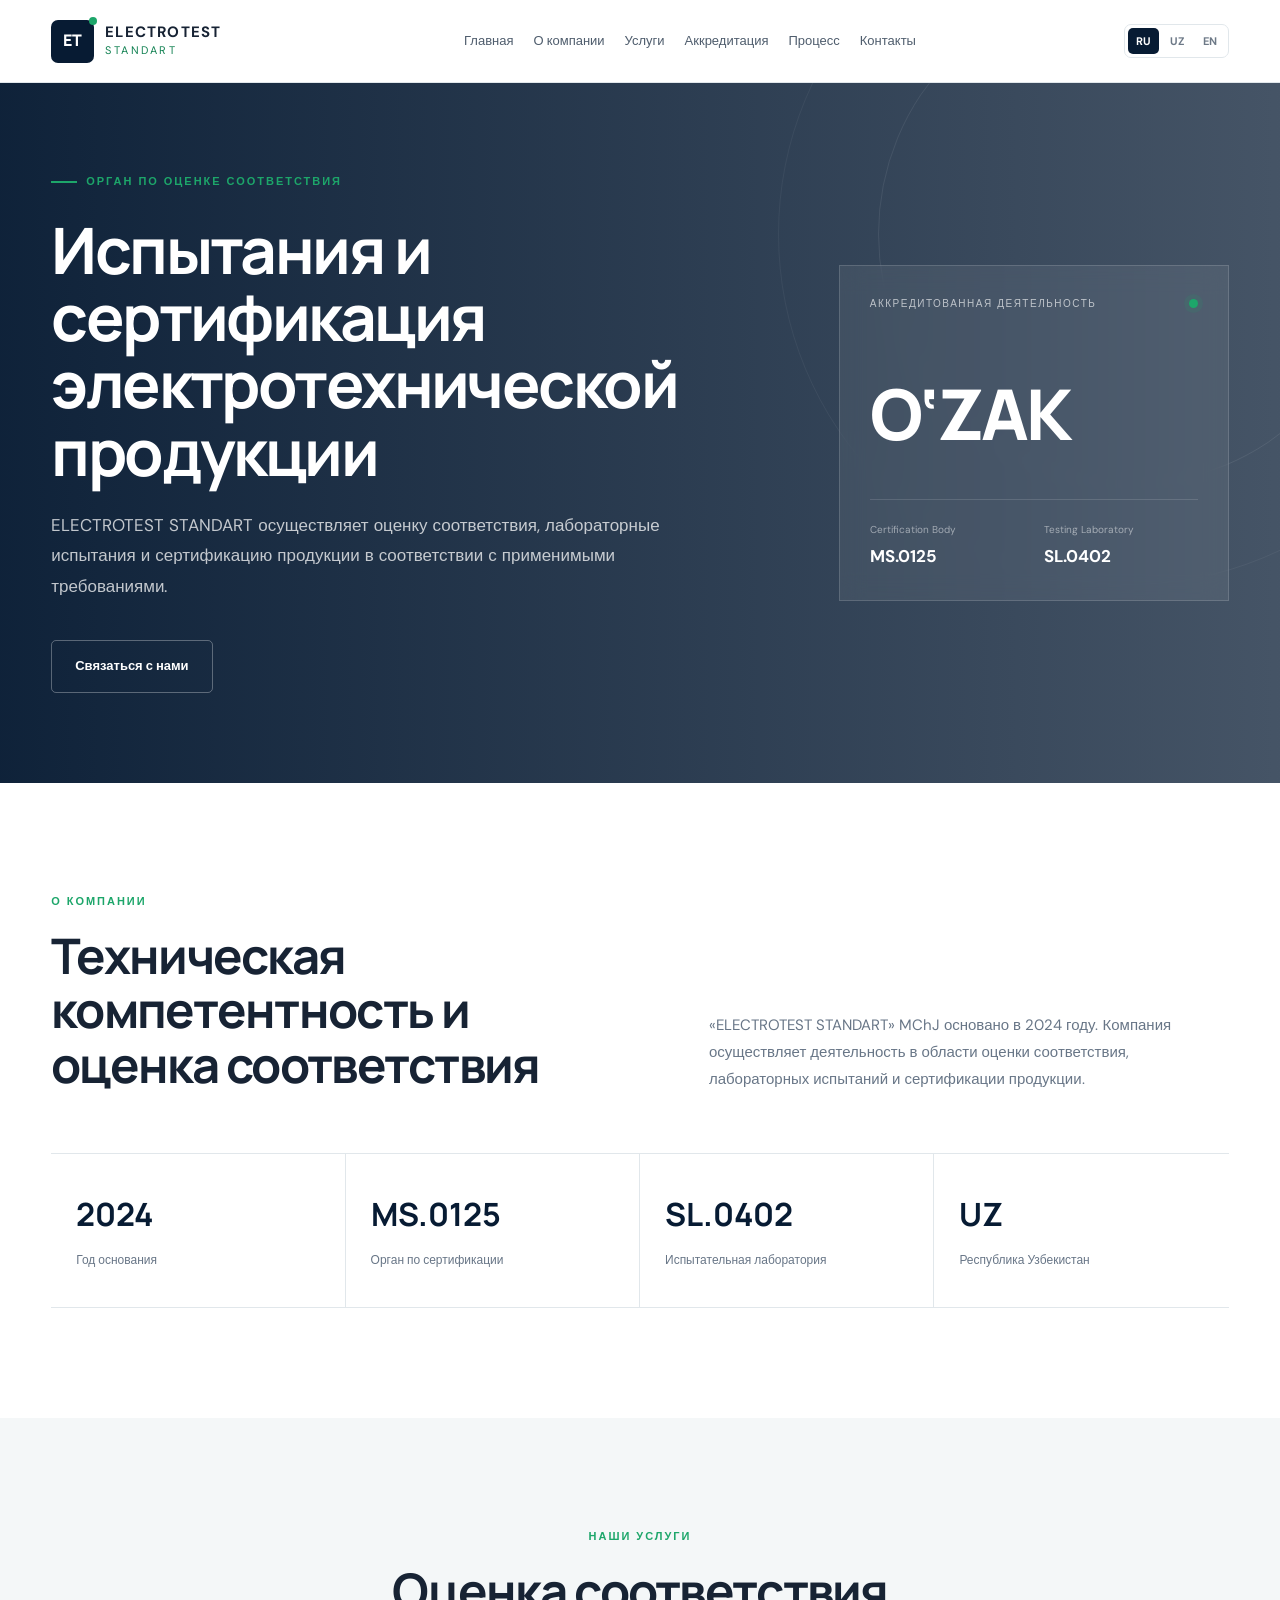
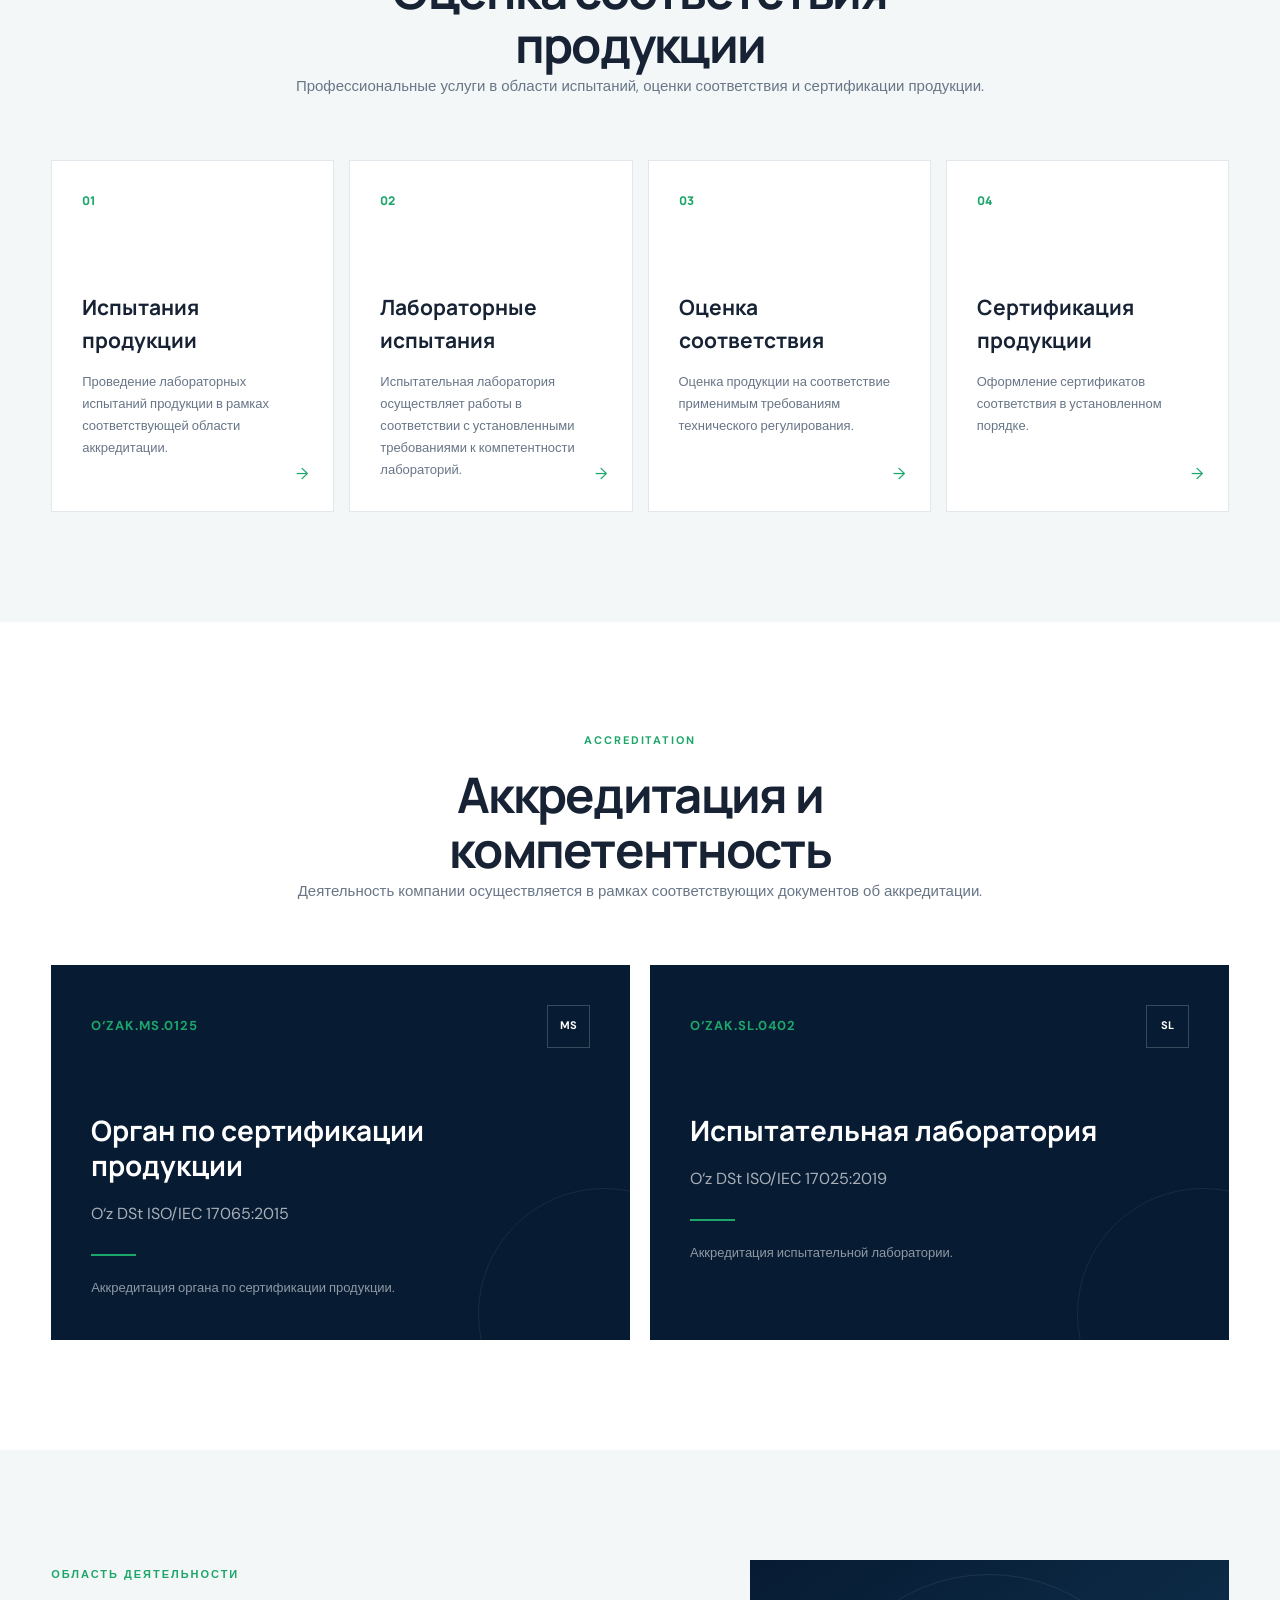
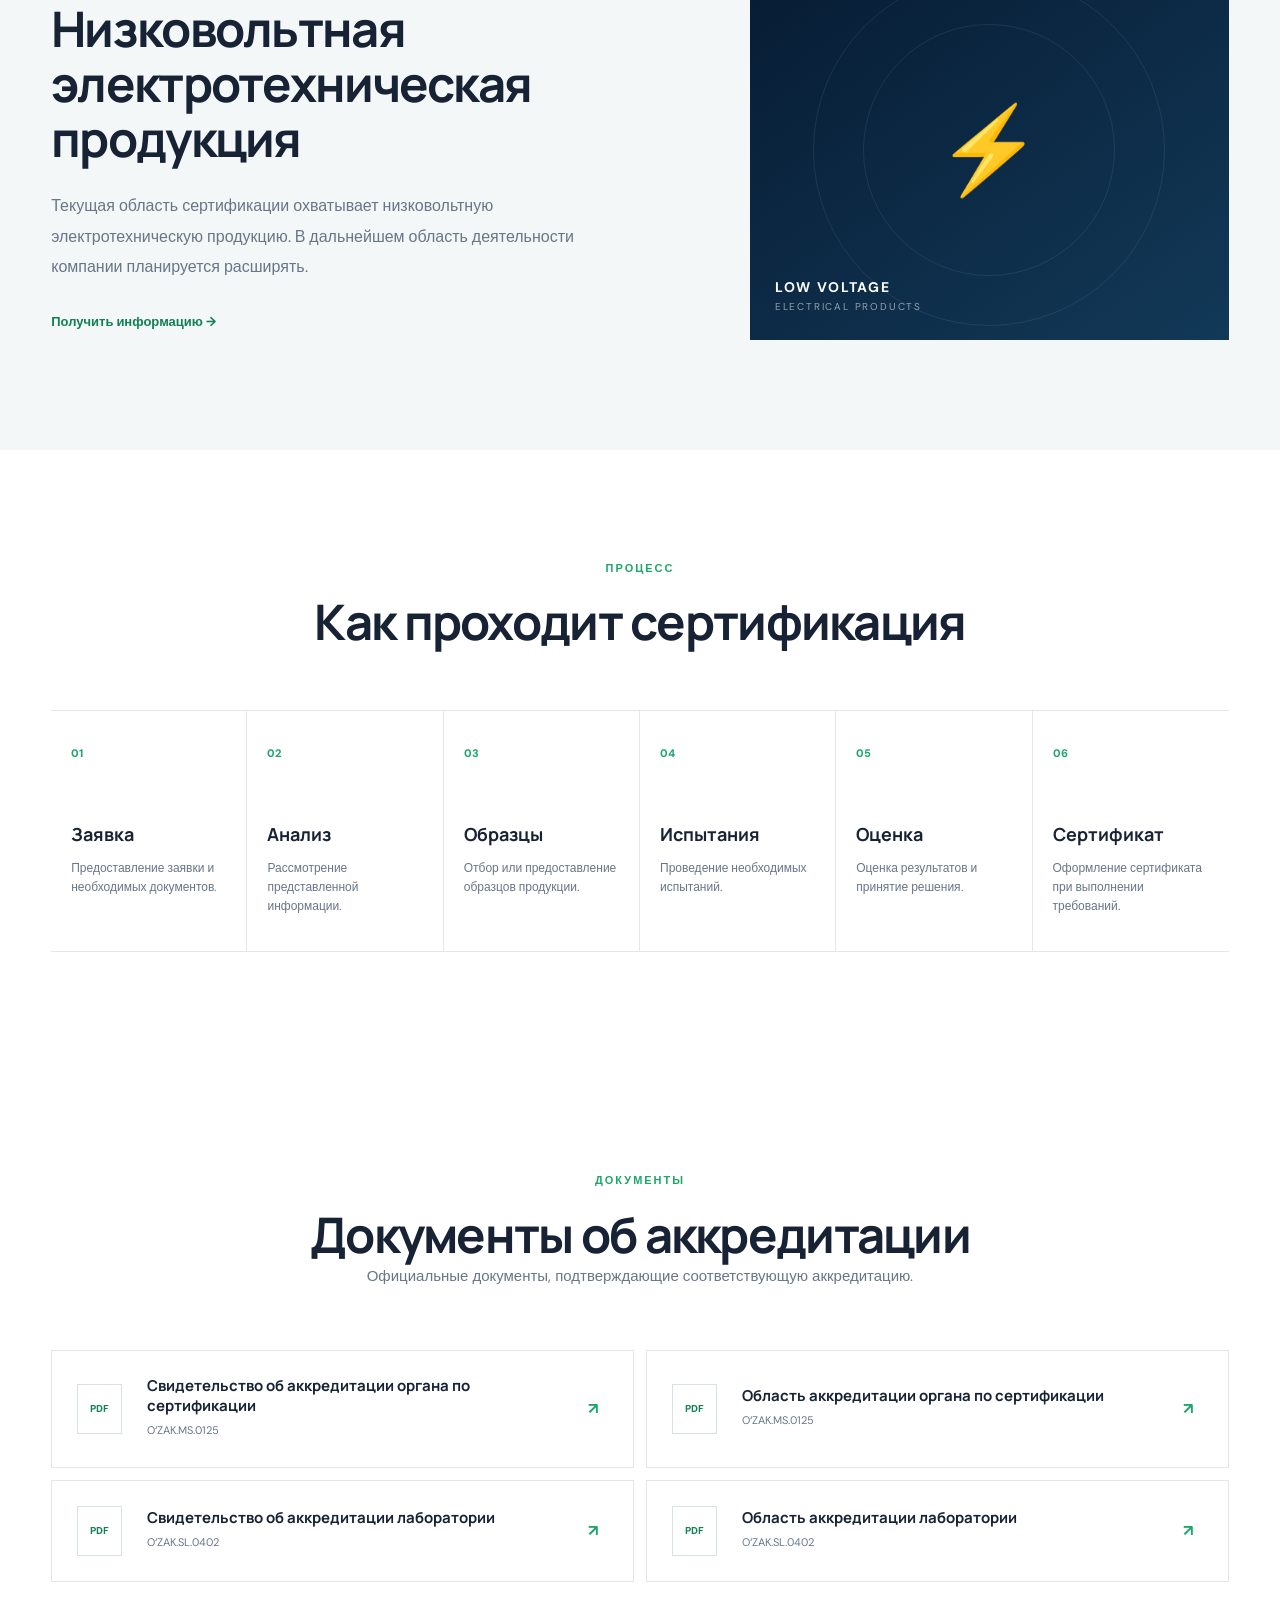
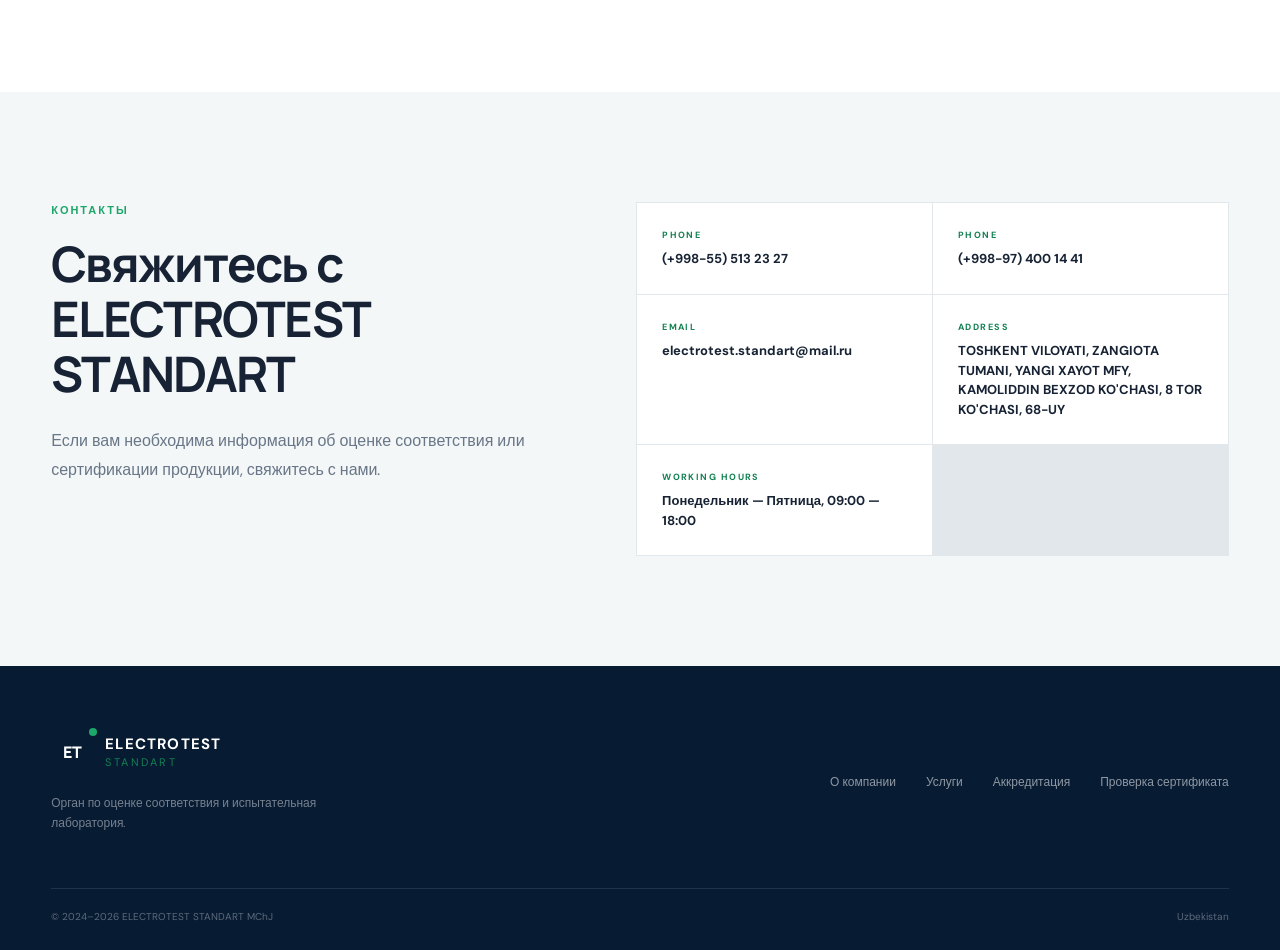
<file: main.html>
<!DOCTYPE html>
<html lang="ru">
<head>
    <meta charset="UTF-8">
    <meta name="viewport" content="width=device-width, initial-scale=1.0">

    <title>ELECTROTEST STANDART — Conformity Assessment</title>

    <link rel="preconnect" href="https://fonts.googleapis.com">
    <link rel="preconnect" href="https://fonts.gstatic.com" crossorigin>
    <link href="https://fonts.googleapis.com/css2?family=DM+Sans:wght@400;500;600;700&family=Manrope:wght@600;700;800&display=swap" rel="stylesheet">

    <link rel="stylesheet" href="main.css">
</head>

<body>

<!-- ================= HEADER ================= -->

<header class="header">

    <div class="container nav">

        <a href="#home" class="logo">
            <span class="logo-mark">ET</span>

            <span class="logo-text">
                <strong>ELECTROTEST</strong>
                <small>STANDART</small>
            </span>
        </a>

        <nav class="menu">
            <a href="#home" data-i18n="nav.home">Главная</a>
            <a href="#about" data-i18n="nav.about">О компании</a>
            <a href="#services" data-i18n="nav.services">Услуги</a>
            <a href="#accreditation" data-i18n="nav.accreditation">Аккредитация</a>
            <a href="#process" data-i18n="nav.process">Процесс</a>
    
            <a href="#contacts" data-i18n="nav.contacts">Контакты</a>
        </nav>

        <div class="language">
            <button class="lang-btn active" data-lang="ru">RU</button>
            <button class="lang-btn" data-lang="uz">UZ</button>
            <button class="lang-btn" data-lang="en">EN</button>
        </div>

        <button class="mobile-menu-btn" id="mobileMenu">
            ☰
        </button>

    </div>

</header>


<!-- ================= HERO ================= -->

<section class="hero" id="home">

    <div class="hero-overlay"></div>

    <div class="container hero-content">

        <div class="hero-left">

            <div class="eyebrow">
                <span></span>
                <span data-i18n="hero.eyebrow">
                    ОРГАН ПО ОЦЕНКЕ СООТВЕТСТВИЯ
                </span>
            </div>

            <h1 data-i18n="hero.title">
                Испытания и сертификация электрической продукции
            </h1>

            <p data-i18n="hero.text">
                ELECTROTEST STANDART осуществляет оценку соответствия,
                лабораторные испытания и сертификацию продукции
                в соответствии с применимыми требованиями.
            </p>

            <div class="hero-buttons">

                

                <a href="#contacts" class="btn btn-outline">
                    <span data-i18n="hero.contact">Связаться с нами</span>
                </a>

            </div>

        </div>


        <div class="hero-card">

            <div class="hero-card-top">
                <span data-i18n="hero.accredited">
                    АККРЕДИТОВАННАЯ ДЕЯТЕЛЬНОСТЬ
                </span>

                <span class="status-dot"></span>
            </div>

            <div class="hero-card-number">
                O‘ZAK
            </div>

            <div class="hero-card-info">

                <div>
                    <small>Certification Body</small>
                    <strong>MS.0125</strong>
                </div>

                <div>
                    <small>Testing Laboratory</small>
                    <strong>SL.0402</strong>
                </div>

            </div>

        </div>

    </div>

</section>


<!-- ================= ABOUT ================= -->

<section class="about section" id="about">

    <div class="container">

        <div class="section-heading">

            <div>
                <span class="section-label" data-i18n="about.label">
                    О КОМПАНИИ
                </span>

                <h2 data-i18n="about.title">
                    Техническая компетентность и оценка соответствия
                </h2>
            </div>

            <p data-i18n="about.text">
                «ELECTROTEST STANDART» MChJ основано в 2024 году.
                Компания осуществляет деятельность в области оценки
                соответствия, лабораторных испытаний и сертификации
                продукции.
            </p>

        </div>


        <div class="stats">

            <div class="stat">
                <strong>2024</strong>
                <span data-i18n="stats.founded">Год основания</span>
            </div>

            <div class="stat">
                <strong>MS.0125</strong>
                <span data-i18n="stats.certification">
                    Орган по сертификации
                </span>
            </div>

            <div class="stat">
                <strong>SL.0402</strong>
                <span data-i18n="stats.lab">
                    Испытательная лаборатория
                </span>
            </div>

            <div class="stat">
                <strong>UZ</strong>
                <span data-i18n="stats.country">
                    Республика Узбекистан
                </span>
            </div>

        </div>

    </div>

</section>


<!-- ================= SERVICES ================= -->

<section class="services section-light" id="services">

    <div class="container">

        <div class="section-title-center">

            <span class="section-label" data-i18n="services.label">
                НАШИ УСЛУГИ
            </span>

            <h2 data-i18n="services.title">
                Оценка соответствия продукции
            </h2>

            <p data-i18n="services.text">
                Профессиональные услуги в области испытаний,
                оценки соответствия и сертификации продукции.
            </p>

        </div>


        <div class="service-grid">

            <div class="service-card">

                <div class="service-icon">01</div>

                <h3 data-i18n="service.testing.title">
                    Испытания продукции
                </h3>

                <p data-i18n="service.testing.text">
                    Проведение лабораторных испытаний продукции
                    в рамках соответствующей области аккредитации.
                </p>

                <span class="card-arrow">→</span>

            </div>


            <div class="service-card">

                <div class="service-icon">02</div>

                <h3 data-i18n="service.lab.title">
                    Лабораторные испытания
                </h3>

                <p data-i18n="service.lab.text">
                    Испытательная лаборатория осуществляет работы
                    в соответствии с установленными требованиями
                    к компетентности лабораторий.
                </p>

                <span class="card-arrow">→</span>

            </div>


            <div class="service-card">

                <div class="service-icon">03</div>

                <h3 data-i18n="service.assessment.title">
                    Оценка соответствия
                </h3>

                <p data-i18n="service.assessment.text">
                    Оценка продукции на соответствие применимым
                    требованиям технического регулирования.
                </p>

                <span class="card-arrow">→</span>

            </div>


            <div class="service-card">

                <div class="service-icon">04</div>

                <h3 data-i18n="service.certification.title">
                    Сертификация продукции
                </h3>

                <p data-i18n="service.certification.text">
                    Оформление сертификатов соответствия
                    в установленном порядке.
                </p>

                <span class="card-arrow">→</span>

            </div>

        </div>

    </div>

</section>


<!-- ================= ACCREDITATION ================= -->

<section class="accreditation section" id="accreditation">

    <div class="container">

        <div class="section-title-center">

            <span class="section-label">
                ACCREDITATION
            </span>

            <h2 data-i18n="accreditation.title">
                Аккредитация и компетентность
            </h2>

            <p data-i18n="accreditation.text">
                Деятельность компании осуществляется в рамках
                соответствующих документов об аккредитации.
            </p>

        </div>


        <div class="accreditation-grid">

            <div class="accreditation-card">

                <div class="accreditation-top">
                    <span class="accreditation-number">
                        O‘ZAK.MS.0125
                    </span>

                    <span class="accreditation-badge">
                        MS
                    </span>
                </div>

                <h3 data-i18n="accreditation.cert.title">
                    Орган по сертификации продукции
                </h3>

                <p>
                    O‘z DSt ISO/IEC 17065:2015
                </p>

                <div class="card-line"></div>

                <span data-i18n="accreditation.cert.text">
                    Аккредитация органа по сертификации продукции.
                </span>

            </div>


            <div class="accreditation-card">

                <div class="accreditation-top">
                    <span class="accreditation-number">
                        O‘ZAK.SL.0402
                    </span>

                    <span class="accreditation-badge">
                        SL
                    </span>
                </div>

                <h3 data-i18n="accreditation.lab.title">
                    Испытательная лаборатория
                </h3>

                <p>
                    O‘z DSt ISO/IEC 17025:2019
                </p>

                <div class="card-line"></div>

                <span data-i18n="accreditation.lab.text">
                    Аккредитация испытательной лаборатории.
                </span>

            </div>

        </div>

    </div>

</section>


<!-- ================= PRODUCT SCOPE ================= -->

<section class="scope section-light">

    <div class="container scope-layout">

        <div class="scope-content">

            <span class="section-label" data-i18n="scope.label">
                ОБЛАСТЬ ДЕЯТЕЛЬНОСТИ
            </span>

            <h2 data-i18n="scope.title">
                Низковольтная электрическая продукция
            </h2>

            <p data-i18n="scope.text">
                Текущая область сертификации охватывает
                низковольтную электрическую продукцию.
                В дальнейшем область деятельности компании
                планируется расширять.
            </p>

            <a href="#contacts" class="text-link">
                <span data-i18n="scope.button">
                    Получить информацию
                </span>
                →
            </a>

        </div>


        <div class="scope-visual">

            <div class="electric-symbol">⚡</div>

            <div class="scope-box">
                <strong>LOW VOLTAGE</strong>
                <span>ELECTRICAL PRODUCTS</span>
            </div>

        </div>

    </div>

</section>


<!-- ================= PROCESS ================= -->

<section class="process section" id="process">

    <div class="container">

        <div class="section-title-center">

            <span class="section-label" data-i18n="process.label">
                ПРОЦЕСС
            </span>

            <h2 data-i18n="process.title">
                Как проходит сертификация
            </h2>

        </div>


        <div class="process-grid">

            <div class="process-step">

                <span>01</span>

                <h3 data-i18n="process.one.title">
                    Заявка
                </h3>

                <p data-i18n="process.one.text">
                    Предоставление заявки и необходимых документов.
                </p>

            </div>


            <div class="process-step">

                <span>02</span>

                <h3 data-i18n="process.two.title">
                    Анализ
                </h3>

                <p data-i18n="process.two.text">
                    Рассмотрение представленной информации.
                </p>

            </div>


            <div class="process-step">

                <span>03</span>

                <h3 data-i18n="process.three.title">
                    Образцы
                </h3>

                <p data-i18n="process.three.text">
                    Отбор или предоставление образцов продукции.
                </p>

            </div>


            <div class="process-step">

                <span>04</span>

                <h3 data-i18n="process.four.title">
                    Испытания
                </h3>

                <p data-i18n="process.four.text">
                    Проведение необходимых испытаний.
                </p>

            </div>


            <div class="process-step">

                <span>05</span>

                <h3 data-i18n="process.five.title">
                    Оценка
                </h3>

                <p data-i18n="process.five.text">
                    Оценка результатов и принятие решения.
                </p>

            </div>


            <div class="process-step">

                <span>06</span>

                <h3 data-i18n="process.six.title">
                    Сертификат
                </h3>

                <p data-i18n="process.six.text">
                    Оформление сертификата при выполнении требований.
                </p>

            </div>

        </div>

    </div>

</section>


<!-- ================= VERIFY ================= -->



<!-- ================= DOCUMENTS ================= -->

<section class="documents section">

    <div class="container">

        <div class="section-title-center">

            <span class="section-label" data-i18n="documents.label">
                ДОКУМЕНТЫ
            </span>

            <h2 data-i18n="documents.title">
                Документы об аккредитации
            </h2>

            <p data-i18n="documents.text">
                Официальные документы, подтверждающие
                соответствующую аккредитацию.
            </p>

        </div>


        <div class="documents-grid">

            <a href="https://api-e.akkred.uz/media/file/pdf/2026-03/ms0125-Certificate.pdf#toolbar=0"
               target="_blank"
               class="document-card">

                <div class="document-icon">PDF</div>

                <div>
                    <h3 data-i18n="documents.ms.certificate">
                        Свидетельство об аккредитации
                        органа по сертификации
                    </h3>

                    <span>O‘ZAK.MS.0125</span>
                </div>

                <strong>↗</strong>

            </a>


            <a href="https://api-e.akkred.uz/media/file/pdf/2026-09/pdf_tfKyQmc.pdf#toolbar=0"
               target="_blank"
               class="document-card">

                <div class="document-icon">PDF</div>

                <div>
                    <h3 data-i18n="documents.ms.scope">
                        Область аккредитации
                        органа по сертификации
                    </h3>

                    <span>O‘ZAK.MS.0125</span>
                </div>

                <strong>↗</strong>

            </a>


            <a href="https://api-e.akkred.uz/media/file/pdf/2026-03/sl0402-Certificate.pdf#toolbar=0"
               target="_blank"
               class="document-card">

                <div class="document-icon">PDF</div>

                <div>
                    <h3 data-i18n="documents.sl.certificate">
                        Свидетельство об аккредитации
                        лаборатории
                    </h3>

                    <span>O‘ZAK.SL.0402</span>
                </div>

                <strong>↗</strong>

            </a>


            <a href="https://api-e.akkred.uz/media/file/pdf/2026-07/pdf_gMBGAx3.pdf#toolbar=0"
               target="_blank"
               class="document-card">

                <div class="document-icon">PDF</div>

                <div>
                    <h3 data-i18n="documents.sl.scope">
                        Область аккредитации
                        лаборатории
                    </h3>

                    <span>O‘ZAK.SL.0402</span>
                </div>

                <strong>↗</strong>

            </a>

        </div>

    </div>

</section>


<!-- ================= CONTACT ================= -->

<section class="contact section-light" id="contacts">

    <div class="container contact-layout">

        <div>

            <span class="section-label" data-i18n="contact.label">
                КОНТАКТЫ
            </span>

            <h2 data-i18n="contact.title">
                Свяжитесь с ELECTROTEST STANDART
            </h2>

            <p data-i18n="contact.text">
                Если вам необходима информация об оценке
                соответствия или сертификации продукции,
                свяжитесь с нами.
            </p>

        </div>


        <div class="contact-info">

            <a href="tel:+998555132327">
                <span>PHONE</span>
                <strong>(+998-55) 513 23 27</strong>
            </a>

            <a href="tel:+998974001441">
                <span>PHONE</span>
                <strong>(+998-97) 400 14 41</strong>
            </a>

            <a href="mailto:electrotest.standart@mail.ru">
                <span>EMAIL</span>
                <strong>electrotest.standart@mail.ru</strong>
            </a>

            <div>
                <span>ADDRESS</span>

                <strong>
                    TOSHKENT VILOYATI, ZANGIOTA TUMANI,
                    YANGI XAYOT MFY, KAMOLIDDIN BEXZOD
                    KO'CHASI, 8 TOR KO'CHASI, 68-UY
                </strong>
            </div>

            <div>
                <span>WORKING HOURS</span>
                <strong data-i18n="contact.hours">
                    Понедельник — Пятница, 09:00 — 18:00
                </strong>
            </div>

        </div>

    </div>

</section>


<!-- ================= FOOTER ================= -->

<footer class="footer">

    <div class="container footer-content">

        <div class="footer-brand">

            <div class="logo">

                <span class="logo-mark">ET</span>

                <span class="logo-text">
                    <strong>ELECTROTEST</strong>
                    <small>STANDART</small>
                </span>

            </div>

            <p data-i18n="footer.text">
                Орган по оценке соответствия и
                испытательная лаборатория.
            </p>

        </div>


        <div class="footer-links">

            <a href="#about" data-i18n="nav.about">
                О компании
            </a>

            <a href="#services" data-i18n="nav.services">
                Услуги
            </a>

            <a href="#accreditation" data-i18n="nav.accreditation">
                Аккредитация
            </a>

            <a href="#verify" data-i18n="nav.verify">
                Проверка сертификата
            </a>

        </div>

    </div>


    <div class="container footer-bottom">

        <span>
            © 2024–2026 ELECTROTEST STANDART MChJ
        </span>

        <span>
            Uzbekistan
        </span>

    </div>

</footer>


<script src="main.js"></script>

</body>
</html>
</file>
<file: main.css>
/* =========================
   RESET
========================= */

* {
  margin: 0;
  padding: 0;
  box-sizing: border-box;
}

html {
  scroll-behavior: smooth;
}

body {
  font-family: "DM Sans", sans-serif;
  color: #172334;
  background: #ffffff;
  line-height: 1.6;
}

a {
  text-decoration: none;
  color: inherit;
}

button,
input {
  font-family: inherit;
}


/* =========================
 VARIABLES
========================= */

:root {
  --navy: #071b33;
  --navy-light: #102c4b;
  --green: #1da66a;
  --green-dark: #128152;
  --text: #172334;
  --muted: #687687;
  --light: #f4f7f8;
  --border: #e1e7eb;
  --white: #ffffff;
}


/* =========================
 CONTAINER
========================= */

.container {
  width: min(1180px, 92%);
  margin: auto;
}


/* =========================
 HEADER
========================= */

.header {
  position: sticky;
  top: 0;
  z-index: 1000;
  background: rgba(255,255,255,0.96);
  border-bottom: 1px solid var(--border);
  backdrop-filter: blur(12px);
}

.nav {
  height: 82px;
  display: flex;
  align-items: center;
  justify-content: space-between;
  gap: 25px;
}

.logo {
  display: flex;
  align-items: center;
  gap: 11px;
  min-width: 205px;
}

.logo-mark {
  width: 43px;
  height: 43px;
  background: var(--navy);
  color: white;
  display: grid;
  place-items: center;
  font-family: "Manrope", sans-serif;
  font-weight: 800;
  border-radius: 7px;
  position: relative;
}

.logo-mark::after {
  content: "";
  position: absolute;
  width: 8px;
  height: 8px;
  background: var(--green);
  right: -3px;
  top: -3px;
  border-radius: 50%;
}

.logo-text {
  display: flex;
  flex-direction: column;
  line-height: 1.05;
}

.logo-text strong {
  font-size: 15px;
  letter-spacing: 0.08em;
}

.logo-text small {
  font-size: 11px;
  letter-spacing: 0.23em;
  color: var(--green-dark);
  margin-top: 4px;
}

.menu {
  display: flex;
  align-items: center;
  gap: 20px;
}

.menu a {
  font-size: 13px;
  color: #4f5d6d;
  transition: 0.25s;
  white-space: nowrap;
}

.menu a:hover {
  color: var(--green-dark);
}

.language {
  display: flex;
  gap: 3px;
  border: 1px solid var(--border);
  padding: 3px;
  border-radius: 7px;
}

.lang-btn {
  border: 0;
  background: transparent;
  padding: 6px 8px;
  font-size: 11px;
  font-weight: 700;
  color: #6d7987;
  cursor: pointer;
  border-radius: 5px;
}

.lang-btn.active {
  background: var(--navy);
  color: white;
}

.mobile-menu-btn {
  display: none;
  border: 0;
  background: transparent;
  font-size: 25px;
  cursor: pointer;
}


/* =========================
 HERO
========================= */

.hero {
  min-height: 700px;
  position: relative;
  background:
      linear-gradient(90deg, rgba(7,27,51,0.97), rgba(7,27,51,0.75)),
      url("https://images.unsplash.com/photo-1581091226825-a6a2a5aee158?auto=format&fit=crop&w=1800&q=85")
      center / cover;
  color: white;
  display: flex;
  align-items: center;
  overflow: hidden;
}

.hero::before {
  content: "";
  position: absolute;
  width: 500px;
  height: 500px;
  border: 1px solid rgba(255,255,255,0.08);
  border-radius: 50%;
  right: -100px;
  top: -100px;
}

.hero::after {
  content: "";
  position: absolute;
  width: 700px;
  height: 700px;
  border: 1px solid rgba(255,255,255,0.05);
  border-radius: 50%;
  right: -200px;
  top: -200px;
}

.hero-content {
  position: relative;
  z-index: 2;
  display: grid;
  grid-template-columns: 1fr 390px;
  gap: 80px;
  align-items: center;
}

.hero-left {
  max-width: 720px;
}

.eyebrow,
.section-label {
  display: flex;
  align-items: center;
  gap: 9px;
  font-size: 11px;
  font-weight: 700;
  letter-spacing: 0.18em;
  color: var(--green);
}

.eyebrow span:first-child {
  width: 26px;
  height: 2px;
  background: var(--green);
}

.hero h1 {
  font-family: "Manrope", sans-serif;
  font-size: clamp(42px, 5vw, 72px);
  line-height: 1.05;
  letter-spacing: -0.04em;
  margin: 25px 0;
}

.hero p {
  max-width: 650px;
  color: rgba(255,255,255,0.74);
  font-size: 17px;
  line-height: 1.8;
}

.hero-buttons {
  display: flex;
  gap: 13px;
  margin-top: 38px;
  flex-wrap: wrap;
}

.btn {
  min-height: 53px;
  padding: 0 23px;
  display: inline-flex;
  align-items: center;
  justify-content: center;
  gap: 15px;
  border-radius: 5px;
  font-size: 13px;
  font-weight: 700;
  transition: 0.25s;
  cursor: pointer;
}

.btn-primary {
  background: var(--green);
  color: white;
  border: 1px solid var(--green);
}

.btn-primary:hover {
  background: var(--green-dark);
  transform: translateY(-2px);
}

.btn-outline {
  border: 1px solid rgba(255,255,255,0.3);
  color: white;
}

.btn-outline:hover {
  background: white;
  color: var(--navy);
}

.hero-card {
  background: rgba(255,255,255,0.07);
  border: 1px solid rgba(255,255,255,0.15);
  padding: 30px;
  backdrop-filter: blur(12px);
}

.hero-card-top {
  display: flex;
  justify-content: space-between;
  align-items: center;
  color: rgba(255,255,255,0.65);
  font-size: 10px;
  letter-spacing: 0.15em;
}

.status-dot {
  width: 9px;
  height: 9px;
  border-radius: 50%;
  background: var(--green);
  box-shadow: 0 0 0 5px rgba(29,166,106,0.12);
}

.hero-card-number {
  font-family: "Manrope", sans-serif;
  font-size: 70px;
  font-weight: 800;
  margin: 45px 0 30px;
  letter-spacing: -0.05em;
}

.hero-card-info {
  display: grid;
  grid-template-columns: 1fr 1fr;
  gap: 20px;
  border-top: 1px solid rgba(255,255,255,0.13);
  padding-top: 22px;
}

.hero-card-info div {
  display: flex;
  flex-direction: column;
}

.hero-card-info small {
  color: rgba(255,255,255,0.5);
  font-size: 10px;
  margin-bottom: 5px;
}

.hero-card-info strong {
  font-size: 17px;
}


/* =========================
 SECTIONS
========================= */

.section {
  padding: 110px 0;
}

.section-light {
  background: var(--light);
  padding: 110px 0;
}

.section-heading {
  display: grid;
  grid-template-columns: 1fr 0.9fr;
  gap: 80px;
  align-items: end;
  margin-bottom: 60px;
}

.section-heading h2,
.section-title-center h2,
.scope h2,
.contact h2 {
  font-family: "Manrope", sans-serif;
  font-size: clamp(32px, 4vw, 49px);
  line-height: 1.12;
  letter-spacing: -0.035em;
  margin-top: 18px;
}

.section-heading p,
.section-title-center p {
  color: var(--muted);
  font-size: 15px;
  line-height: 1.8;
}

.section-title-center {
  text-align: center;
  max-width: 730px;
  margin: 0 auto 60px;
}

.section-title-center .section-label {
  justify-content: center;
}


/* =========================
 STATS
========================= */

.stats {
  display: grid;
  grid-template-columns: repeat(4, 1fr);
  border-top: 1px solid var(--border);
  border-bottom: 1px solid var(--border);
}

.stat {
  padding: 35px 25px;
  border-right: 1px solid var(--border);
}

.stat:last-child {
  border-right: 0;
}

.stat strong {
  display: block;
  font-family: "Manrope", sans-serif;
  font-size: 32px;
  color: var(--navy);
  margin-bottom: 6px;
}

.stat span {
  color: var(--muted);
  font-size: 12px;
}


/* =========================
 SERVICES
========================= */

.service-grid {
  display: grid;
  grid-template-columns: repeat(4, 1fr);
  gap: 15px;
}

.service-card {
  background: white;
  border: 1px solid var(--border);
  padding: 30px;
  min-height: 310px;
  position: relative;
  transition: 0.3s;
}

.service-card:hover {
  transform: translateY(-6px);
  border-color: #b8d9c9;
  box-shadow: 0 20px 50px rgba(7,27,51,0.07);
}

.service-icon {
  color: var(--green);
  font-family: "Manrope", sans-serif;
  font-size: 12px;
  font-weight: 800;
  margin-bottom: 80px;
}

.service-card h3 {
  font-family: "Manrope", sans-serif;
  font-size: 21px;
  margin-bottom: 13px;
}

.service-card p {
  color: var(--muted);
  font-size: 13px;
  line-height: 1.7;
}

.card-arrow {
  position: absolute;
  right: 25px;
  bottom: 25px;
  color: var(--green);
}


/* =========================
 ACCREDITATION
========================= */

.accreditation-grid {
  display: grid;
  grid-template-columns: 1fr 1fr;
  gap: 20px;
}

.accreditation-card {
  background: var(--navy);
  color: white;
  padding: 40px;
  min-height: 350px;
  position: relative;
  overflow: hidden;
}

.accreditation-card::after {
  content: "";
  position: absolute;
  width: 250px;
  height: 250px;
  border: 1px solid rgba(255,255,255,0.07);
  border-radius: 50%;
  right: -100px;
  bottom: -100px;
}

.accreditation-top {
  display: flex;
  justify-content: space-between;
  align-items: center;
}

.accreditation-number {
  color: var(--green);
  font-size: 13px;
  font-weight: 700;
  letter-spacing: 0.08em;
}

.accreditation-badge {
  width: 43px;
  height: 43px;
  border: 1px solid rgba(255,255,255,0.2);
  display: grid;
  place-items: center;
  font-size: 11px;
  font-weight: 700;
}

.accreditation-card h3 {
  font-family: "Manrope", sans-serif;
  font-size: 28px;
  max-width: 430px;
  line-height: 1.25;
  margin-top: 65px;
}

.accreditation-card p {
  margin-top: 18px;
  color: rgba(255,255,255,0.65);
}

.card-line {
  width: 45px;
  height: 2px;
  background: var(--green);
  margin: 28px 0 18px;
}

.accreditation-card > span:last-child {
  color: rgba(255,255,255,0.55);
  font-size: 13px;
}


/* =========================
 SCOPE
========================= */

.scope-layout {
  display: grid;
  grid-template-columns: 1fr 0.8fr;
  gap: 100px;
  align-items: center;
}

.scope-content p {
  color: var(--muted);
  margin: 25px 0;
  max-width: 580px;
  line-height: 1.9;
}

.text-link {
  color: var(--green-dark);
  font-size: 13px;
  font-weight: 700;
}

.scope-visual {
  height: 380px;
  background:
      linear-gradient(145deg, #071b33, #123958);
  position: relative;
  display: grid;
  place-items: center;
  overflow: hidden;
}

.scope-visual::before,
.scope-visual::after {
  content: "";
  position: absolute;
  border: 1px solid rgba(255,255,255,0.08);
  border-radius: 50%;
}

.scope-visual::before {
  width: 350px;
  height: 350px;
}

.scope-visual::after {
  width: 250px;
  height: 250px;
}

.electric-symbol {
  position: relative;
  z-index: 2;
  font-size: 85px;
  color: var(--green);
}

.scope-box {
  position: absolute;
  bottom: 25px;
  left: 25px;
  z-index: 3;
  display: flex;
  flex-direction: column;
  color: white;
}

.scope-box strong {
  font-size: 14px;
  letter-spacing: 0.12em;
}

.scope-box span {
  font-size: 10px;
  color: rgba(255,255,255,0.55);
  letter-spacing: 0.18em;
}


/* =========================
 PROCESS
========================= */

.process-grid {
  display: grid;
  grid-template-columns: repeat(6, 1fr);
  border-top: 1px solid var(--border);
  border-bottom: 1px solid var(--border);
}

.process-step {
  min-height: 240px;
  padding: 28px 20px;
  border-right: 1px solid var(--border);
}

.process-step:last-child {
  border-right: 0;
}

.process-step > span {
  font-size: 11px;
  font-weight: 800;
  color: var(--green);
}

.process-step h3 {
  font-family: "Manrope", sans-serif;
  margin-top: 55px;
  font-size: 18px;
}

.process-step p {
  color: var(--muted);
  font-size: 12px;
  line-height: 1.6;
  margin-top: 10px;
}


/* =========================
 VERIFY
========================= */

.verify-box {
  background: white;
  border: 1px solid var(--border);
  padding: 65px;
  text-align: center;
  max-width: 850px;
  margin: auto;
  box-shadow: 0 25px 70px rgba(7,27,51,0.06);
}

.verify-icon {
  width: 55px;
  height: 55px;
  margin: 0 auto 25px;
  border-radius: 50%;
  background: #e7f7ef;
  color: var(--green-dark);
  display: grid;
  place-items: center;
  font-size: 24px;
  font-weight: 700;
}

.verify-box .section-label {
  justify-content: center;
}

.verify-box h2 {
  font-family: "Manrope", sans-serif;
  font-size: 42px;
  margin: 15px 0;
}

.verify-box > p {
  color: var(--muted);
  max-width: 520px;
  margin: auto;
}

.verify-form {
  display: flex;
  gap: 10px;
  margin-top: 35px;
}

.verify-form input {
  flex: 1;
  height: 55px;
  border: 1px solid var(--border);
  padding: 0 18px;
  outline: none;
  font-size: 14px;
}

.verify-form input:focus {
  border-color: var(--green);
}

.verify-result {
  margin-top: 25px;
  text-align: left;
}

.verify-success {
  padding: 25px;
  border: 1px solid #c9ead9;
  background: #f1fbf6;
}

.verify-not-found {
  padding: 20px;
  background: #fff7f7;
  border: 1px solid #f0d2d2;
  color: #9b3434;
}

.status-badge {
  display: inline-block;
  padding: 6px 12px;
  background: var(--green);
  color: white;
  font-size: 11px;
  font-weight: 800;
  margin-bottom: 18px;
}


/* =========================
 DOCUMENTS
========================= */

.documents-grid {
  display: grid;
  grid-template-columns: 1fr 1fr;
  gap: 12px;
}

.document-card {
  border: 1px solid var(--border);
  padding: 25px;
  display: grid;
  grid-template-columns: 50px 1fr 20px;
  align-items: center;
  gap: 20px;
  transition: 0.25s;
}

.document-card:hover {
  border-color: #b8d9c9;
  background: #fbfdfc;
}

.document-icon {
  width: 45px;
  height: 50px;
  border: 1px solid #d8e2e6;
  display: grid;
  place-items: center;
  font-size: 10px;
  font-weight: 800;
  color: var(--green-dark);
}

.document-card h3 {
  font-family: "Manrope", sans-serif;
  font-size: 15px;
  line-height: 1.35;
}

.document-card span {
  color: var(--muted);
  font-size: 11px;
}

.document-card > strong {
  color: var(--green);
}


/* =========================
 CONTACT
========================= */

.contact-layout {
  display: grid;
  grid-template-columns: 0.9fr 1.1fr;
  gap: 100px;
}

.contact h2 {
  max-width: 550px;
}

.contact > .container > div:first-child p {
  color: var(--muted);
  margin-top: 25px;
  max-width: 520px;
  line-height: 1.8;
}

.contact-info {
  display: grid;
  grid-template-columns: 1fr 1fr;
  gap: 1px;
  background: var(--border);
  border: 1px solid var(--border);
}

.contact-info > * {
  background: white;
  padding: 25px;
  display: flex;
  flex-direction: column;
  gap: 7px;
}

.contact-info span {
  font-size: 9px;
  color: var(--green-dark);
  letter-spacing: 0.16em;
  font-weight: 700;
}

.contact-info strong {
  font-size: 13px;
  line-height: 1.5;
}


/* =========================
 FOOTER
========================= */

.footer {
  background: var(--navy);
  color: white;
  padding: 65px 0 25px;
}

.footer-content {
  display: flex;
  justify-content: space-between;
  gap: 50px;
}

.footer .logo-text strong {
  color: white;
}

.footer-brand p {
  color: rgba(255,255,255,0.45);
  font-size: 12px;
  max-width: 300px;
  margin-top: 20px;
}

.footer-links {
  display: flex;
  gap: 30px;
  align-items: center;
}

.footer-links a {
  color: rgba(255,255,255,0.55);
  font-size: 12px;
}

.footer-links a:hover {
  color: white;
}

.footer-bottom {
  margin-top: 55px;
  padding-top: 20px;
  border-top: 1px solid rgba(255,255,255,0.1);
  display: flex;
  justify-content: space-between;
  color: rgba(255,255,255,0.35);
  font-size: 10px;
}


/* =========================
 RESPONSIVE
========================= */

@media (max-width: 1050px) {

  .menu {
      gap: 12px;
  }

  .menu a {
      font-size: 11px;
  }

  .hero-content {
      grid-template-columns: 1fr;
  }

  .hero-card {
      max-width: 500px;
  }

  .service-grid {
      grid-template-columns: 1fr 1fr;
  }

  .process-grid {
      grid-template-columns: repeat(3, 1fr);
  }

  .process-step:nth-child(3) {
      border-right: 0;
  }

  .process-step:nth-child(-n+3) {
      border-bottom: 1px solid var(--border);
  }
}


@media (max-width: 800px) {

  .nav {
      height: 72px;
  }

  .menu {
      display: none;
      position: absolute;
      top: 72px;
      left: 0;
      width: 100%;
      background: white;
      border-bottom: 1px solid var(--border);
      padding: 20px;
      flex-direction: column;
      align-items: flex-start;
  }

  .menu.open {
      display: flex;
  }

  .mobile-menu-btn {
      display: block;
  }

  .language {
      margin-left: auto;
  }

  .section-heading,
  .scope-layout,
  .contact-layout {
      grid-template-columns: 1fr;
      gap: 40px;
  }

  .stats {
      grid-template-columns: 1fr 1fr;
  }

  .stat:nth-child(2) {
      border-right: 0;
  }

  .stat:nth-child(-n+2) {
      border-bottom: 1px solid var(--border);
  }

  .accreditation-grid,
  .documents-grid {
      grid-template-columns: 1fr;
  }

  .contact-layout {
      gap: 50px;
  }
}


@media (max-width: 600px) {

  .hero {
      min-height: 650px;
  }

  .hero h1 {
      font-size: 40px;
  }

  .hero p {
      font-size: 14px;
  }

  .hero-card-number {
      font-size: 55px;
  }

  .section,
  .section-light {
      padding: 75px 0;
  }

  .service-grid {
      grid-template-columns: 1fr;
  }

  .process-grid {
      grid-template-columns: 1fr;
  }

  .process-step {
      border-right: 0;
      border-bottom: 1px solid var(--border);
      min-height: 180px;
  }

  .process-step:last-child {
      border-bottom: 0;
  }

  .verify-box {
      padding: 35px 20px;
  }

  .verify-box h2 {
      font-size: 32px;
  }

  .verify-form {
      flex-direction: column;
  }

  .contact-info {
      grid-template-columns: 1fr;
  }

  .footer-content {
      flex-direction: column;
  }

  .footer-links {
      flex-wrap: wrap;
  }

  .footer-bottom {
      flex-direction: column;
      gap: 10px;
  }
}


/* New ETS logo styles. Loaded after main.css. */
.logo {
    display: inline-flex;
    align-items: center;
    flex-shrink: 0;
    text-decoration: none;
}

.logo img {
    display: block;
    width: 175px;
    height: auto;
    max-width: 100%;
    object-fit: contain;
}

.footer-brand .logo img {
    width: 160px;
}

@media (max-width: 768px) {
    .logo img { width: 135px; }
    .footer-brand .logo img { width: 140px; }
}
</file>
